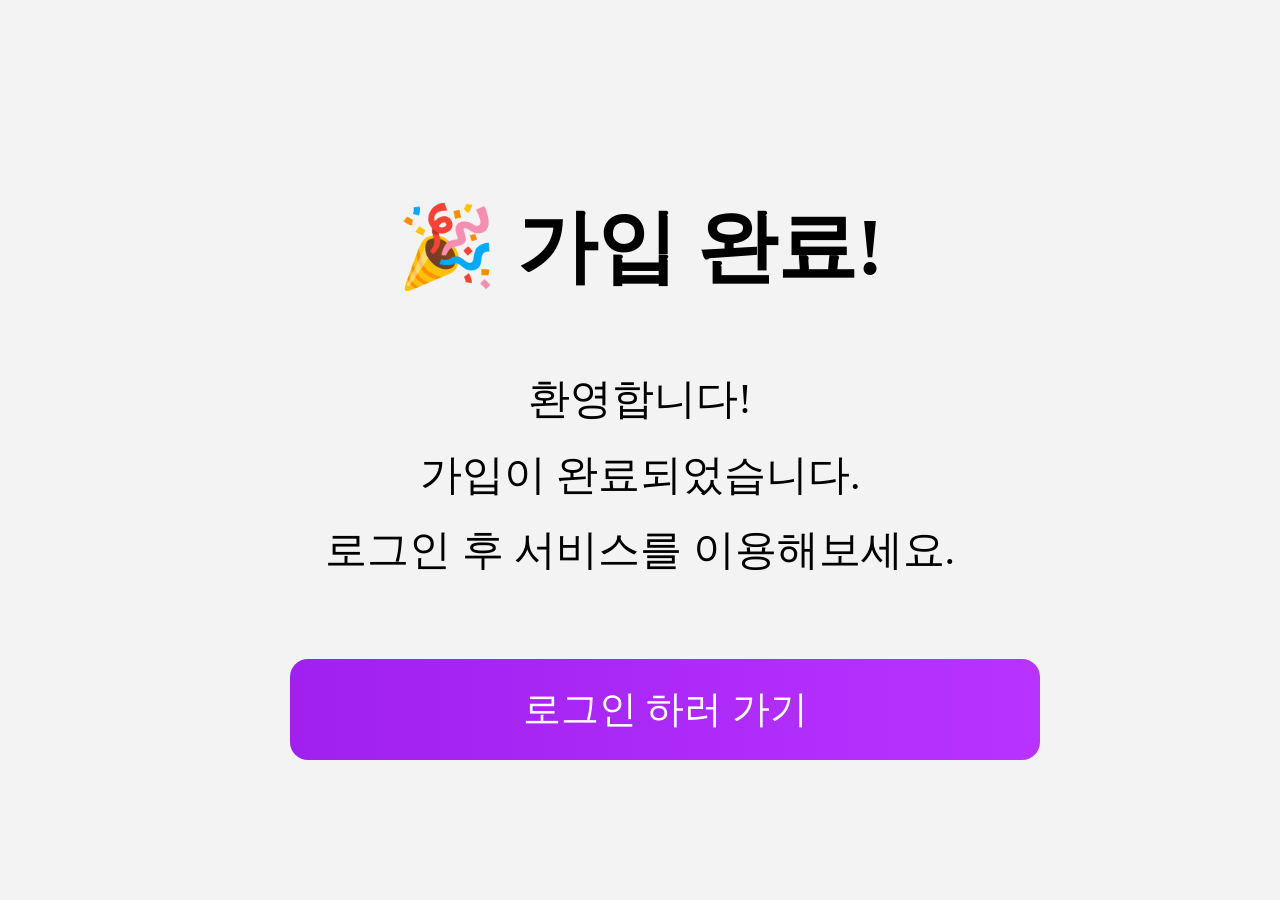
<file: src/main/resources/META-INF/resources/login/register_success.html>
<body style="
    margin: 0;
    display: flex;
    justify-content: center;
    align-items: center;
    height: 100vh;
    background-color: #f3f3f3;
">

<div style="
    width: 700px;
    text-align: center;
">

    <!-- 제목 -->
    <h1 style="
        font-size: 80px;
        font-weight: bold;
        margin-bottom: 60px;
    ">
        🎉 가입 완료!
    </h1>

    <!-- 설명 -->
    <p style="
        font-size: 42px;
        font-weight: 300;
        line-height: 1.8;
        margin-bottom: 70px;
    ">
        환영합니다!<br>
        가입이 완료되었습니다.<br>
        로그인 후 서비스를 이용해보세요.
    </p>

    <!-- 버튼 -->
    <a href="/login"
        style="
        display: inline-block;
        width: 100%;
        padding: 25px;
        font-size: 38px;
        font-weight: 400;
        color: white;
        text-decoration: none;
        border-radius: 18px;
        background: linear-gradient(90deg, #a020f0, #b833ff);
        ">
        로그인 하러 가기
    </a>

</div>

</body>
</file>
